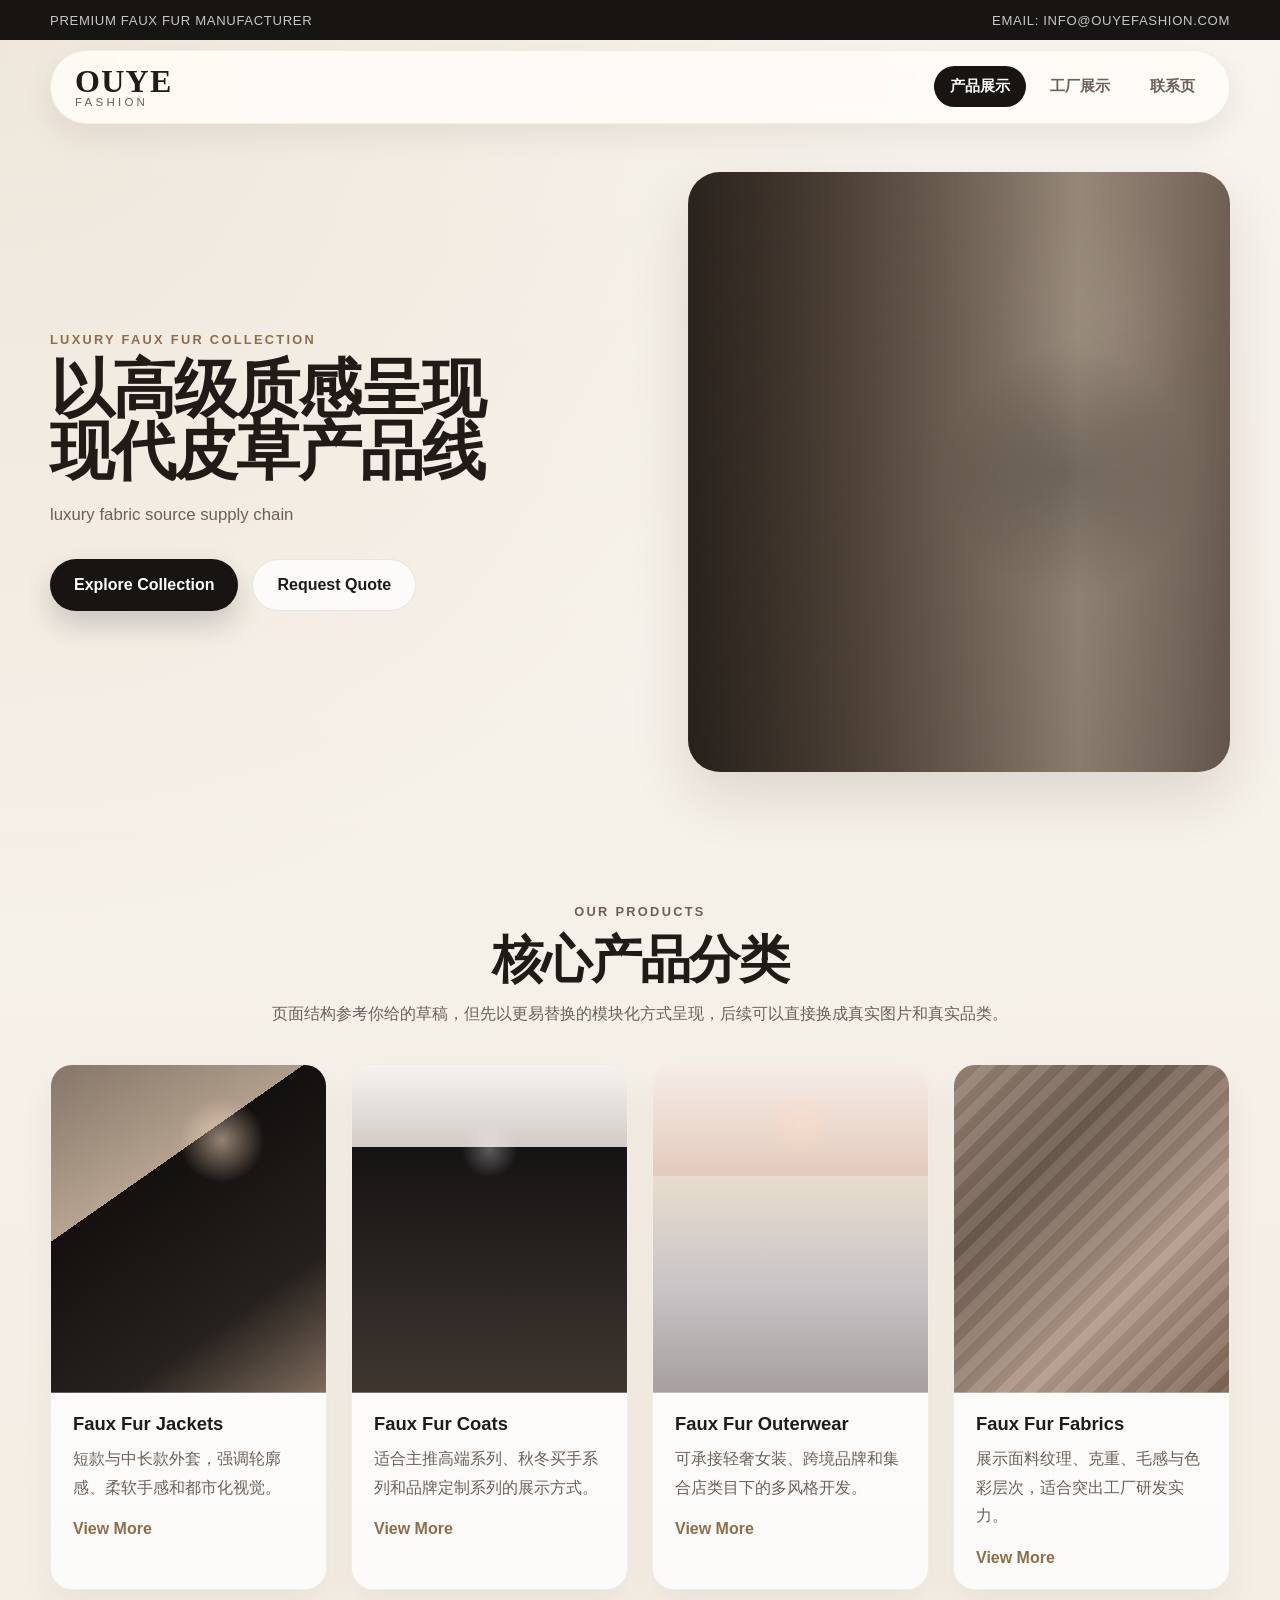
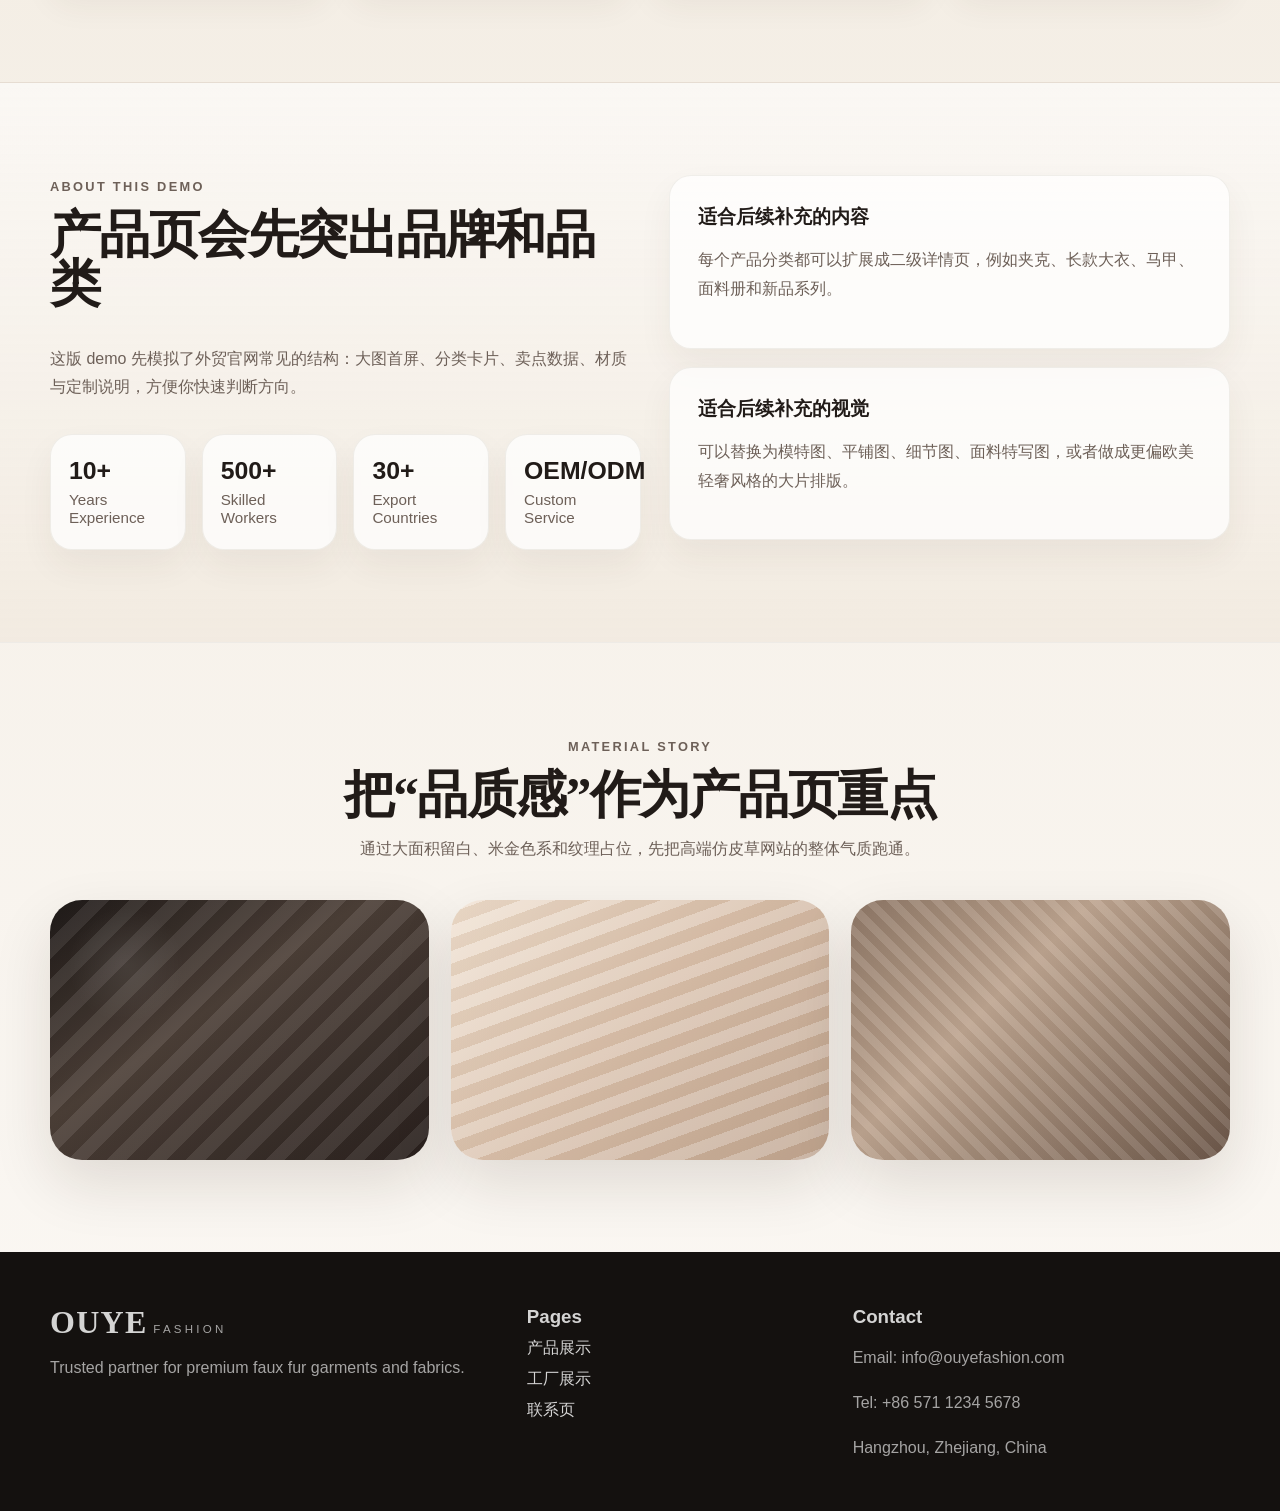
<file: index.html>
<!DOCTYPE html>
<html lang="zh-CN">
<head>
  <meta charset="UTF-8">
  <meta name="viewport" content="width=device-width, initial-scale=1.0">
  <title>OUYE Demo</title>
  <meta http-equiv="refresh" content="0; url=products.html">
  <link rel="stylesheet" href="styles.css">
</head>
<body>
  <main class="redirect-page">
    <p>Redirecting to <a href="products.html">products.html</a>...</p>
  </main>
</body>
</html>
</file>
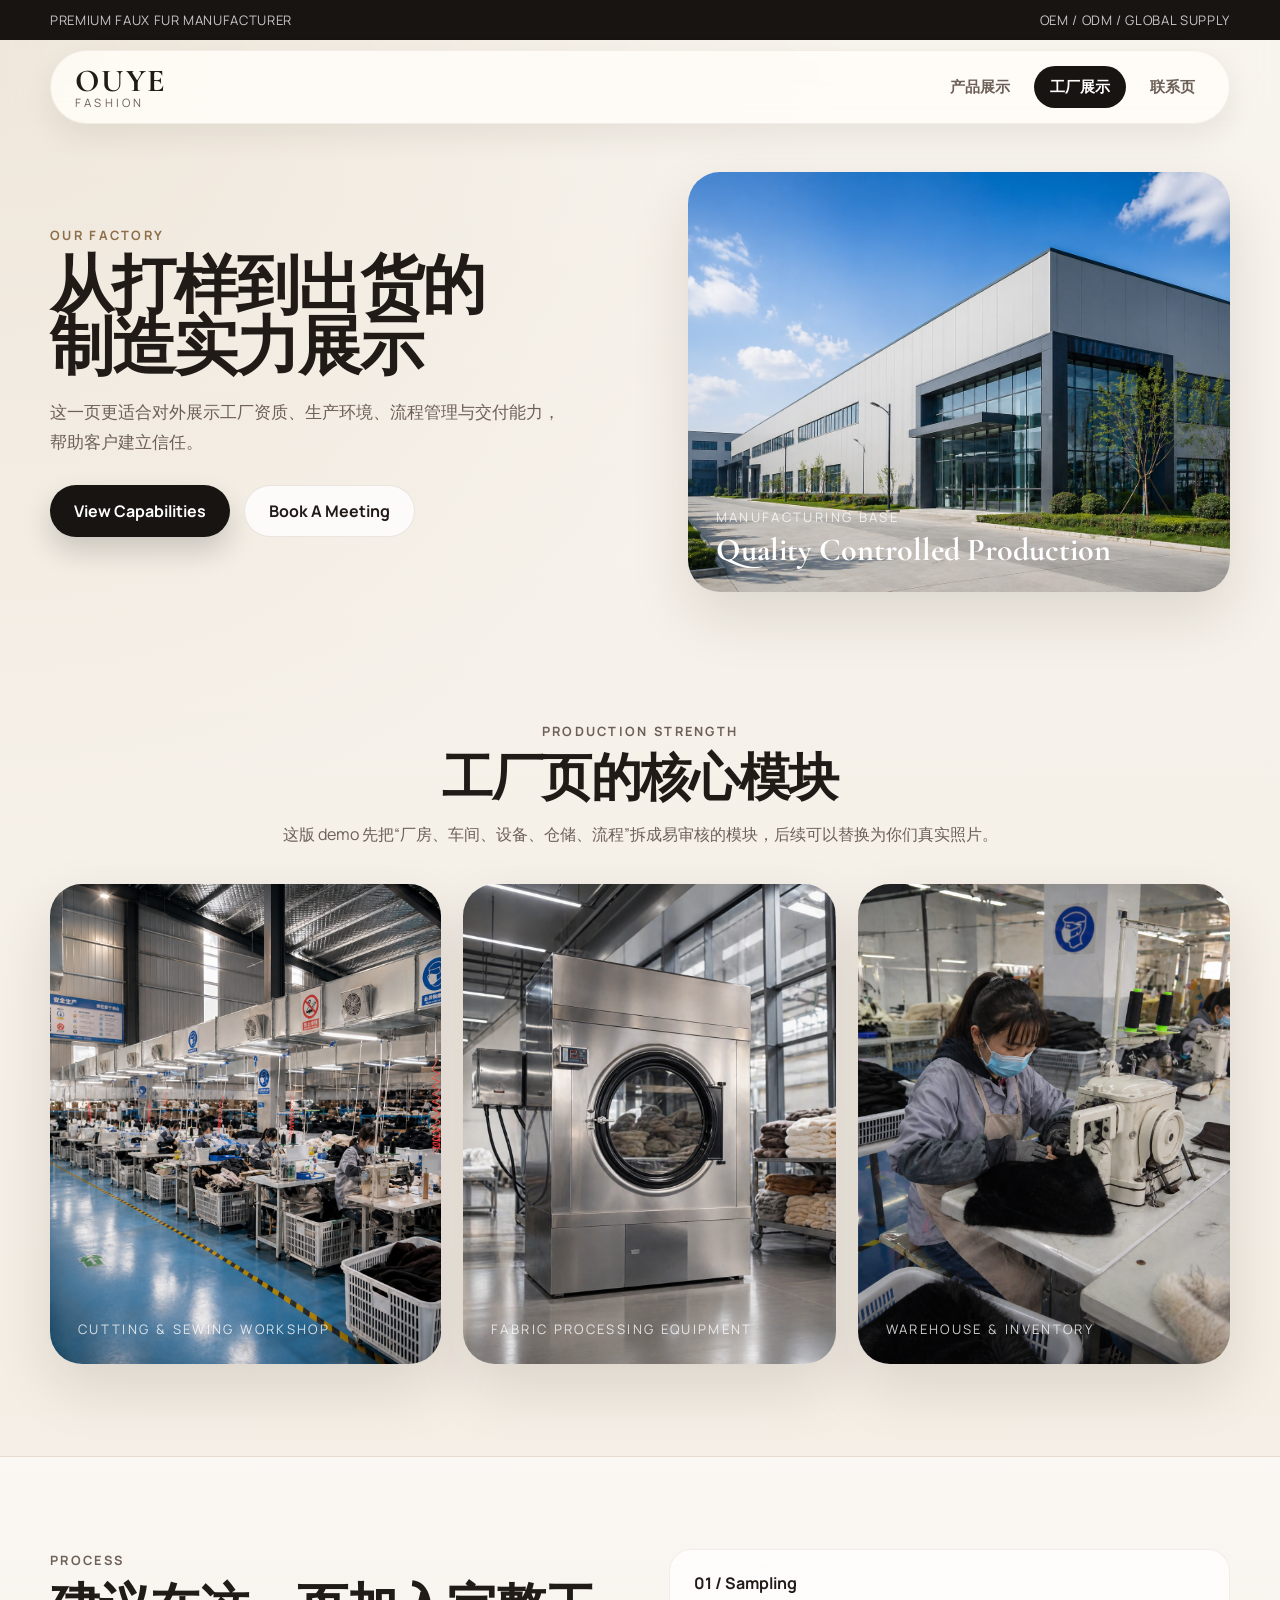
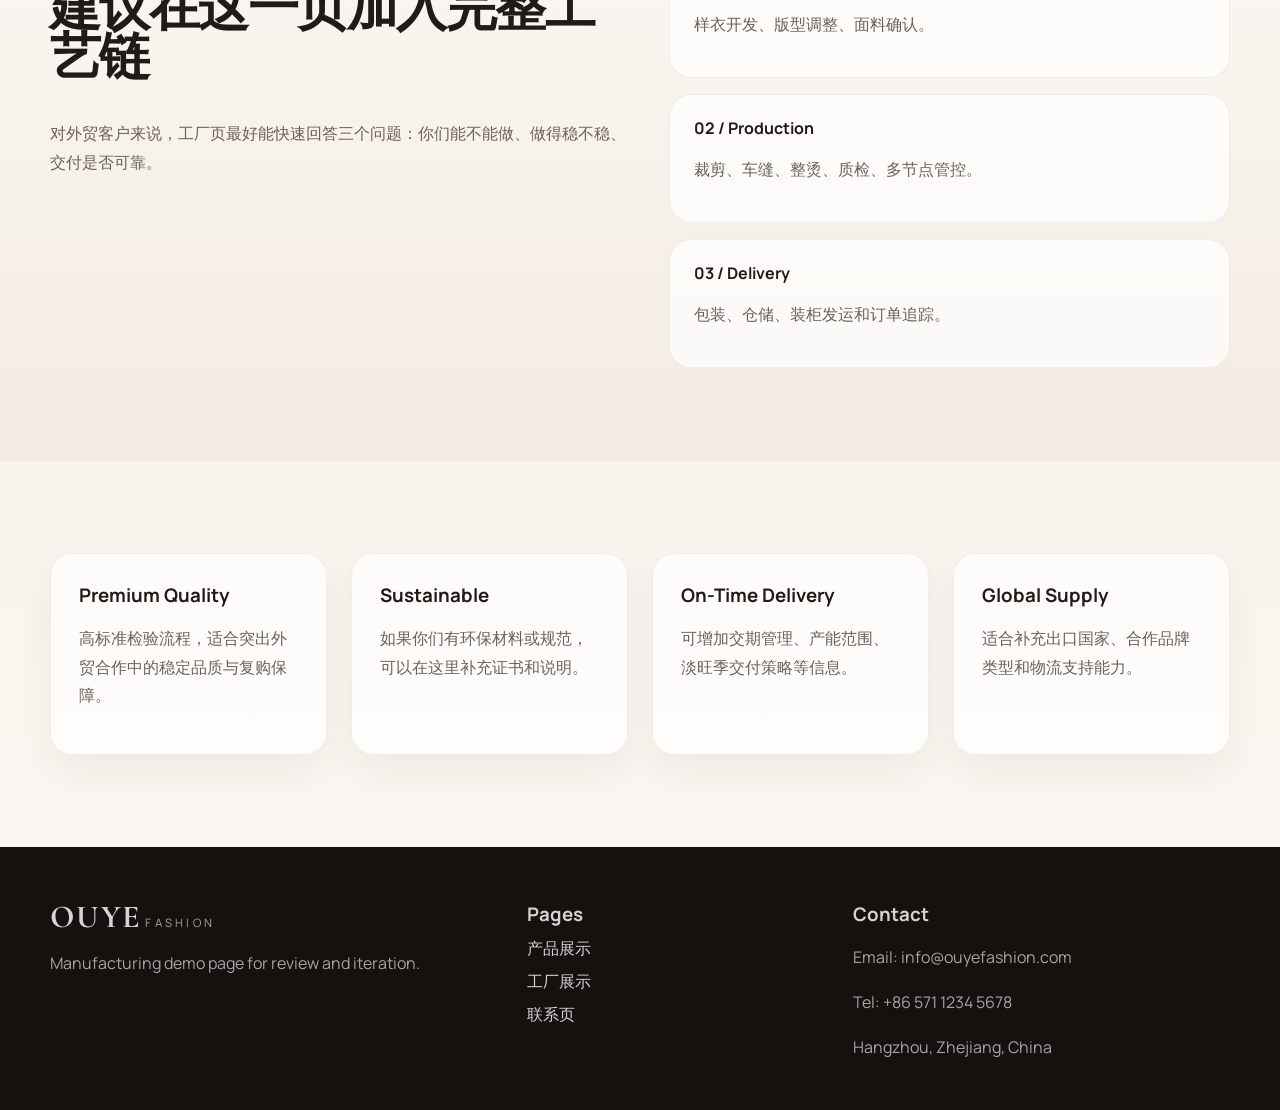
<file: factory.html>
<!DOCTYPE html>
<html lang="zh-CN">
<head>
  <meta charset="UTF-8">
  <meta name="viewport" content="width=device-width, initial-scale=1.0">
  <title>OUYE Fashion | 工厂展示</title>
  <meta name="description" content="OUYE 工厂展示页 Demo，展示生产能力、工艺流程与仓储管理。">
  <link rel="preconnect" href="https://fonts.googleapis.com">
  <link rel="preconnect" href="https://fonts.gstatic.com" crossorigin>
  <link href="https://fonts.googleapis.com/css2?family=Cormorant+Garamond:wght@500;600;700&family=Manrope:wght@400;500;600;700&display=swap" rel="stylesheet">
  <link rel="stylesheet" href="styles.css">
</head>
<body data-page="factory">
  <header class="site-header">
    <div class="topbar">
      <div class="container topbar-inner">
        <span>Premium Faux Fur Manufacturer</span>
        <span>OEM / ODM / Global Supply</span>
      </div>
    </div>
    <div class="container nav-shell">
      <a class="brand" href="products.html">
        <span class="brand-mark">OUYE</span>
        <span class="brand-sub">FASHION</span>
      </a>
      <button class="nav-toggle" type="button" aria-label="Open navigation" aria-expanded="false">Menu</button>
      <nav class="site-nav">
        <a href="products.html">产品展示</a>
        <a href="factory.html">工厂展示</a>
        <a href="contact.html">联系页</a>
      </nav>
    </div>
  </header>

  <main>
    <section class="hero hero-factory compact-hero">
      <div class="container hero-grid">
        <div class="hero-copy">
          <p class="eyebrow">Our Factory</p>
          <h1>从打样到出货的<br>制造实力展示</h1>
          <p class="hero-text">这一页更适合对外展示工厂资质、生产环境、流程管理与交付能力，帮助客户建立信任。</p>
          <div class="hero-actions">
            <a class="button button-primary" href="#capabilities">View Capabilities</a>
            <a class="button button-secondary" href="contact.html">Book A Meeting</a>
          </div>
        </div>
        <div class="hero-visual">
          <div class="editorial-card building-card">
            <div class="editorial-caption">
              <span>Manufacturing Base</span>
              <strong>Quality Controlled Production</strong>
            </div>
          </div>
        </div>
      </div>
    </section>

    <section class="section" id="capabilities">
      <div class="container">
        <div class="section-heading centered">
          <p class="eyebrow">Production Strength</p>
          <h2>工厂页的核心模块</h2>
          <p>这版 demo 先把“厂房、车间、设备、仓储、流程”拆成易审核的模块，后续可以替换为你们真实照片。</p>
        </div>
        <div class="factory-grid">
          <div class="factory-panel large-panel workshop-scene">
            <div class="panel-label">Cutting & Sewing Workshop</div>
          </div>
          <div class="factory-panel machine-scene">
            <div class="panel-label">Fabric Processing Equipment</div>
          </div>
          <div class="factory-panel warehouse-scene">
            <div class="panel-label">Warehouse & Inventory</div>
          </div>
        </div>
      </div>
    </section>

    <section class="section section-accent">
      <div class="container split-layout">
        <div>
          <div class="section-heading">
            <p class="eyebrow">Process</p>
            <h2>建议在这一页加入完整工艺链</h2>
          </div>
          <p class="lead">对外贸客户来说，工厂页最好能快速回答三个问题：你们能不能做、做得稳不稳、交付是否可靠。</p>
        </div>
        <div class="timeline">
          <div class="timeline-item">
            <strong>01 / Sampling</strong>
            <p>样衣开发、版型调整、面料确认。</p>
          </div>
          <div class="timeline-item">
            <strong>02 / Production</strong>
            <p>裁剪、车缝、整烫、质检、多节点管控。</p>
          </div>
          <div class="timeline-item">
            <strong>03 / Delivery</strong>
            <p>包装、仓储、装柜发运和订单追踪。</p>
          </div>
        </div>
      </div>
    </section>

    <section class="section">
      <div class="container">
        <div class="feature-row">
          <div class="feature-card">
            <h3>Premium Quality</h3>
            <p>高标准检验流程，适合突出外贸合作中的稳定品质与复购保障。</p>
          </div>
          <div class="feature-card">
            <h3>Sustainable</h3>
            <p>如果你们有环保材料或规范，可以在这里补充证书和说明。</p>
          </div>
          <div class="feature-card">
            <h3>On-Time Delivery</h3>
            <p>可增加交期管理、产能范围、淡旺季交付策略等信息。</p>
          </div>
          <div class="feature-card">
            <h3>Global Supply</h3>
            <p>适合补充出口国家、合作品牌类型和物流支持能力。</p>
          </div>
        </div>
      </div>
    </section>
  </main>

  <footer class="site-footer">
    <div class="container footer-grid">
      <div>
        <a class="brand brand-footer" href="products.html">
          <span class="brand-mark">OUYE</span>
          <span class="brand-sub">FASHION</span>
        </a>
        <p>Manufacturing demo page for review and iteration.</p>
      </div>
      <div>
        <h3>Pages</h3>
        <a href="products.html">产品展示</a>
        <a href="factory.html">工厂展示</a>
        <a href="contact.html">联系页</a>
      </div>
      <div>
        <h3>Contact</h3>
        <p>Email: info@ouyefashion.com</p>
        <p>Tel: +86 571 1234 5678</p>
        <p>Hangzhou, Zhejiang, China</p>
      </div>
    </div>
  </footer>

  <script src="script.js"></script>
</body>
</html>
</file>
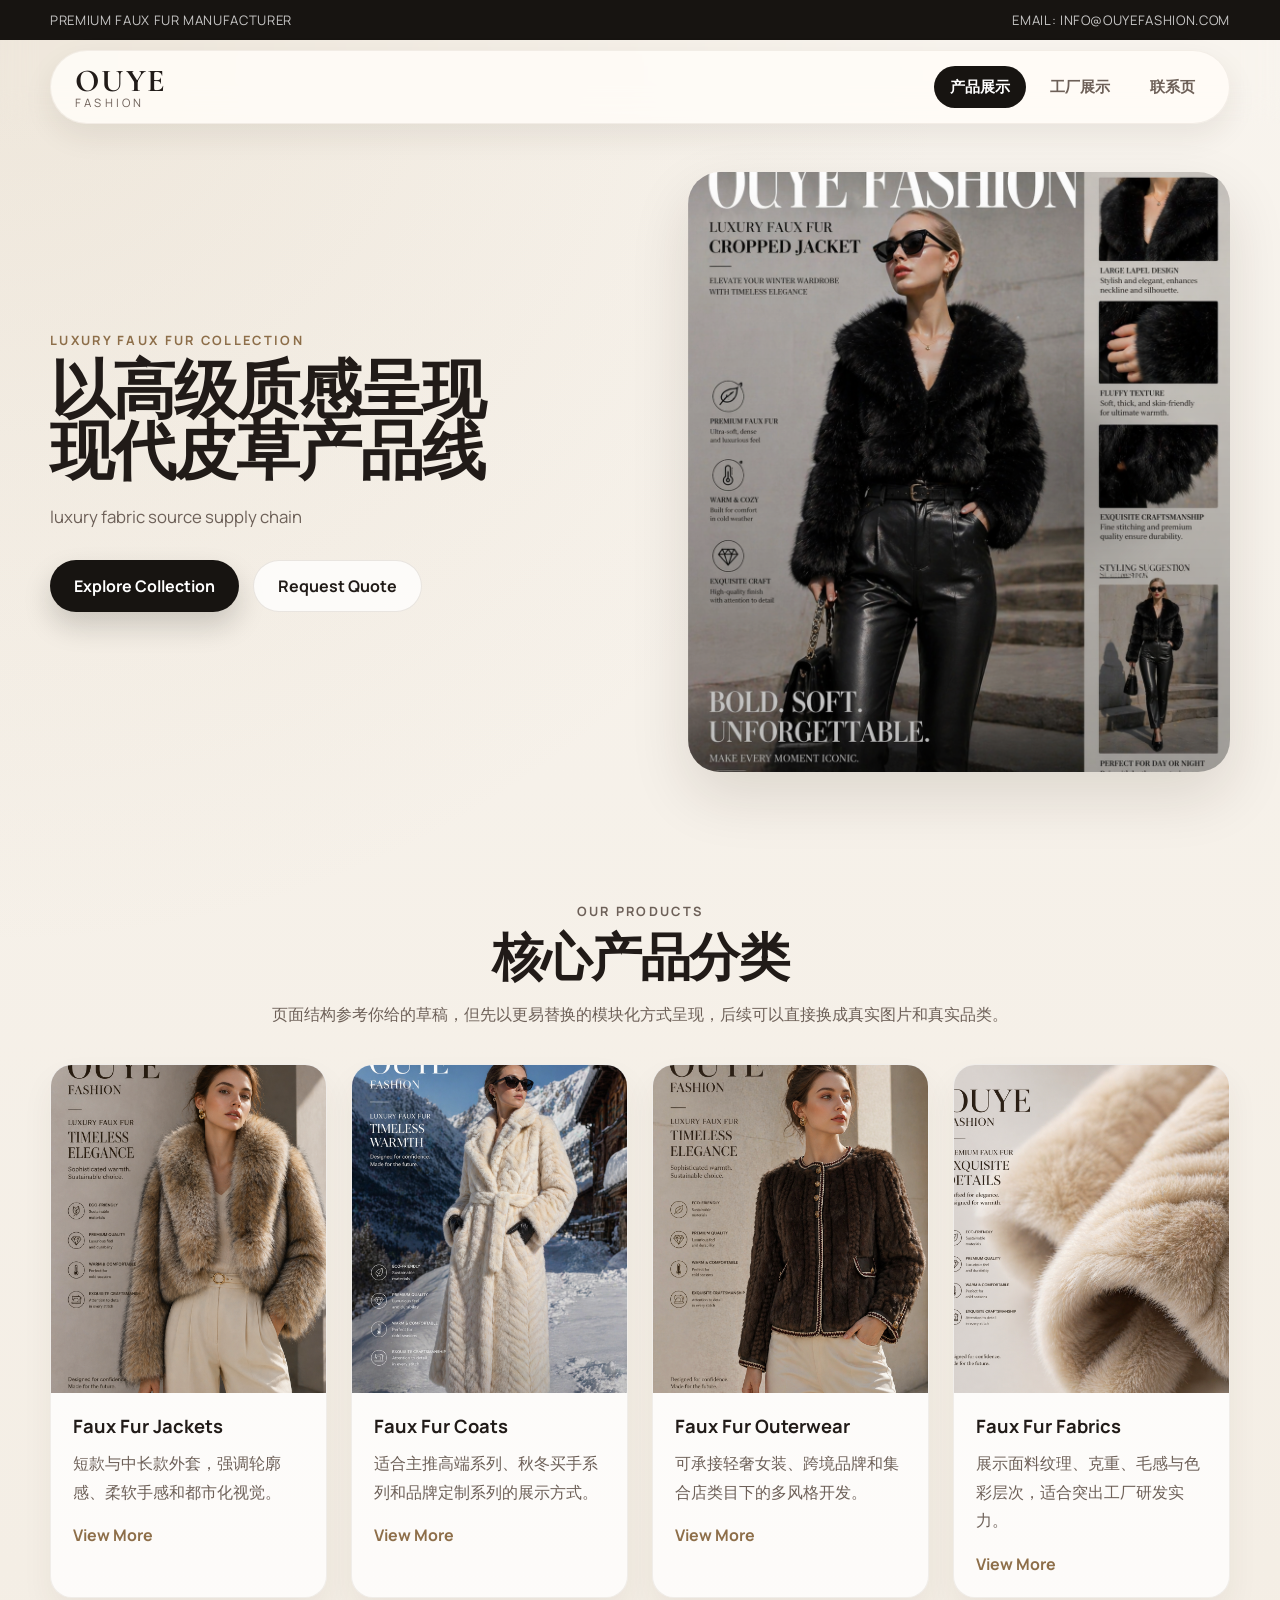
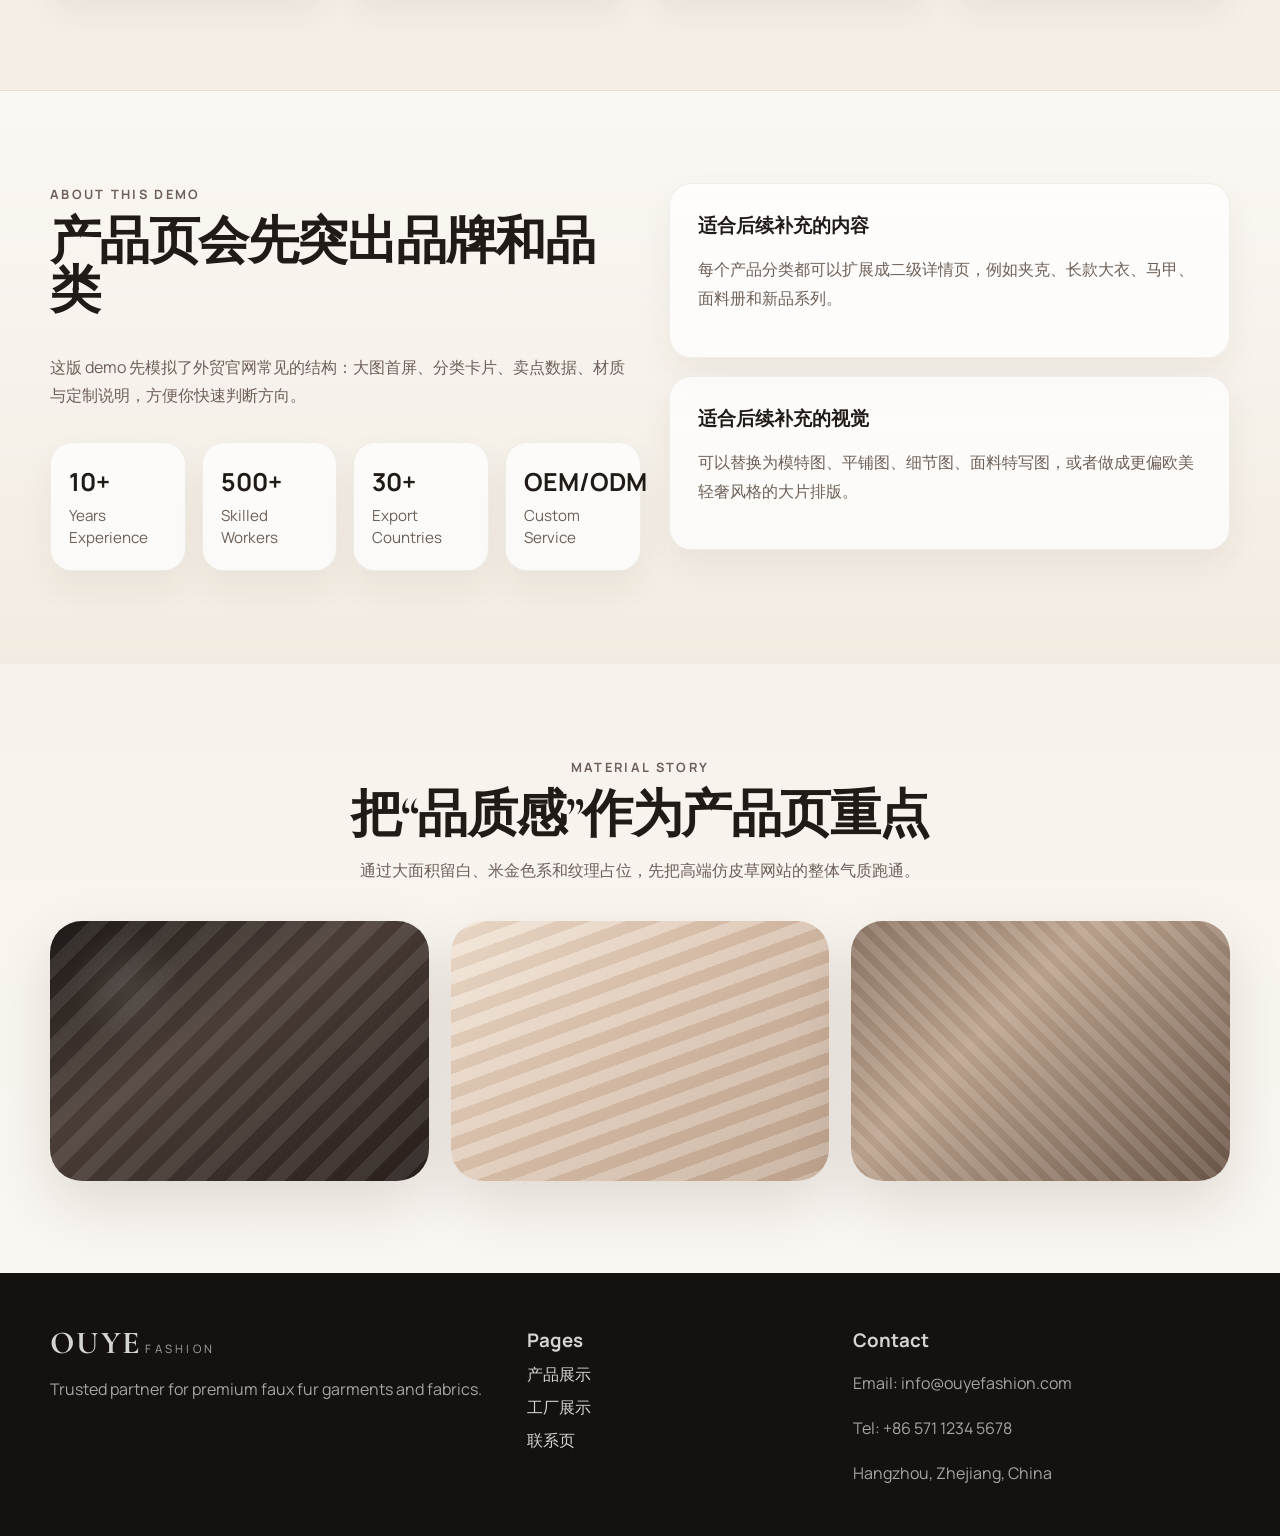
<file: products.html>
<!DOCTYPE html>
<html lang="zh-CN">
<head>
  <meta charset="UTF-8">
  <meta name="viewport" content="width=device-width, initial-scale=1.0">
  <title>OUYE Fashion | 产品展示</title>
  <meta name="description" content="高端仿皮草产品展示页 Demo，展示外套、夹克、面料与 OEM/ODM 能力。">
  <link rel="preconnect" href="https://fonts.googleapis.com">
  <link rel="preconnect" href="https://fonts.gstatic.com" crossorigin>
  <link href="https://fonts.googleapis.com/css2?family=Cormorant+Garamond:wght@500;600;700&family=Manrope:wght@400;500;600;700&display=swap" rel="stylesheet">
  <link rel="stylesheet" href="styles.css">
</head>
<body data-page="products">
  <header class="site-header">
    <div class="topbar">
      <div class="container topbar-inner">
        <span>Premium Faux Fur Manufacturer</span>
        <span>Email: info@ouyefashion.com</span>
      </div>
    </div>
    <div class="container nav-shell">
      <a class="brand" href="products.html">
        <span class="brand-mark">OUYE</span>
        <span class="brand-sub">FASHION</span>
      </a>
      <button class="nav-toggle" type="button" aria-label="Open navigation" aria-expanded="false">Menu</button>
      <nav class="site-nav">
        <a href="products.html">产品展示</a>
        <a href="factory.html">工厂展示</a>
        <a href="contact.html">联系页</a>
      </nav>
    </div>
  </header>

  <main>
    <section class="hero hero-products">
      <div class="container hero-grid">
        <div class="hero-copy">
          <p class="eyebrow">Luxury Faux Fur Collection</p>
          <h1>以高级质感呈现<br>现代皮草产品线</h1>
          <p class="hero-text">luxury fabric source supply chain</p>
          <div class="hero-actions">
            <a class="button button-primary" href="#product-categories">Explore Collection</a>
            <a class="button button-secondary" href="contact.html">Request Quote</a>
          </div>
        </div>
        <div class="hero-visual">
          <div class="editorial-card editorial-tall">
            <div class="editorial-overlay"></div>
            <div class="editorial-caption">
              <span></span>
              <strong></strong>
            </div>
          </div>
        </div>
      </div>
    </section>

    <section class="section" id="product-categories">
      <div class="container">
        <div class="section-heading centered">
          <p class="eyebrow">Our Products</p>
          <h2>核心产品分类</h2>
          <p>页面结构参考你给的草稿，但先以更易替换的模块化方式呈现，后续可以直接换成真实图片和真实品类。</p>
        </div>
        <div class="product-grid">
          <article class="product-card">
            <div class="media media-jacket"></div>
            <h3>Faux Fur Jackets</h3>
            <p>短款与中长款外套，强调轮廓感、柔软手感和都市化视觉。</p>
            <a href="contact.html">View More</a>
          </article>
          <article class="product-card">
            <div class="media media-coat"></div>
            <h3>Faux Fur Coats</h3>
            <p>适合主推高端系列、秋冬买手系列和品牌定制系列的展示方式。</p>
            <a href="contact.html">View More</a>
          </article>
          <article class="product-card">
            <div class="media media-outerwear"></div>
            <h3>Faux Fur Outerwear</h3>
            <p>可承接轻奢女装、跨境品牌和集合店类目下的多风格开发。</p>
            <a href="contact.html">View More</a>
          </article>
          <article class="product-card">
            <div class="media media-fabric"></div>
            <h3>Faux Fur Fabrics</h3>
            <p>展示面料纹理、克重、毛感与色彩层次，适合突出工厂研发实力。</p>
            <a href="contact.html">View More</a>
          </article>
        </div>
      </div>
    </section>

    <section class="section section-accent">
      <div class="container split-layout">
        <div>
          <div class="section-heading">
            <p class="eyebrow">About This Demo</p>
            <h2>产品页会先突出品牌和品类</h2>
          </div>
          <p class="lead">这版 demo 先模拟了外贸官网常见的结构：大图首屏、分类卡片、卖点数据、材质与定制说明，方便你快速判断方向。</p>
          <div class="metrics">
            <div class="metric">
              <strong>10+</strong>
              <span>Years Experience</span>
            </div>
            <div class="metric">
              <strong>500+</strong>
              <span>Skilled Workers</span>
            </div>
            <div class="metric">
              <strong>30+</strong>
              <span>Export Countries</span>
            </div>
            <div class="metric">
              <strong>OEM/ODM</strong>
              <span>Custom Service</span>
            </div>
          </div>
        </div>
        <div class="stacked-cards">
          <div class="info-card">
            <h3>适合后续补充的内容</h3>
            <p>每个产品分类都可以扩展成二级详情页，例如夹克、长款大衣、马甲、面料册和新品系列。</p>
          </div>
          <div class="info-card">
            <h3>适合后续补充的视觉</h3>
            <p>可以替换为模特图、平铺图、细节图、面料特写图，或者做成更偏欧美轻奢风格的大片排版。</p>
          </div>
        </div>
      </div>
    </section>

    <section class="section">
      <div class="container">
        <div class="section-heading centered">
          <p class="eyebrow">Material Story</p>
          <h2>把“品质感”作为产品页重点</h2>
          <p>通过大面积留白、米金色系和纹理占位，先把高端仿皮草网站的整体气质跑通。</p>
        </div>
        <div class="material-strip">
          <div class="texture-card texture-dark"></div>
          <div class="texture-card texture-light"></div>
          <div class="texture-card texture-striped"></div>
        </div>
      </div>
    </section>
  </main>

  <footer class="site-footer">
    <div class="container footer-grid">
      <div>
        <a class="brand brand-footer" href="products.html">
          <span class="brand-mark">OUYE</span>
          <span class="brand-sub">FASHION</span>
        </a>
        <p>Trusted partner for premium faux fur garments and fabrics.</p>
      </div>
      <div>
        <h3>Pages</h3>
        <a href="products.html">产品展示</a>
        <a href="factory.html">工厂展示</a>
        <a href="contact.html">联系页</a>
      </div>
      <div>
        <h3>Contact</h3>
        <p>Email: info@ouyefashion.com</p>
        <p>Tel: +86 571 1234 5678</p>
        <p>Hangzhou, Zhejiang, China</p>
      </div>
    </div>
  </footer>

  <script src="script.js"></script>
</body>
</html>
</file>
<file: styles.css>
:root {
  --bg: #f5f0e8;
  --bg-soft: #fbf8f3;
  --surface: rgba(255, 255, 255, 0.78);
  --surface-strong: #ffffff;
  --text: #211b18;
  --muted: #6d6058;
  --line: rgba(60, 43, 31, 0.12);
  --accent: #b89d76;
  --accent-deep: #8d6e49;
  --ink: #111111;
  --shadow: 0 24px 60px rgba(39, 24, 10, 0.12);
  --radius-lg: 32px;
  --radius-md: 22px;
  --radius-sm: 14px;
  --container: 1180px;
}

* {
  box-sizing: border-box;
}

html {
  scroll-behavior: smooth;
}

body {
  margin: 0;
  font-family: "Manrope", sans-serif;
  color: var(--text);
  background:
    radial-gradient(circle at top left, rgba(194, 170, 132, 0.18), transparent 28%),
    linear-gradient(180deg, #f8f4ee 0%, #f4eee5 50%, #fbf8f4 100%);
}

a {
  color: inherit;
  text-decoration: none;
}

img {
  max-width: 100%;
  display: block;
}

.container {
  width: min(calc(100% - 40px), var(--container));
  margin: 0 auto;
}

.topbar {
  background: #171411;
  color: rgba(255, 255, 255, 0.76);
  font-size: 0.82rem;
  letter-spacing: 0.05em;
  text-transform: uppercase;
}

.topbar-inner {
  min-height: 40px;
  display: flex;
  align-items: center;
  justify-content: space-between;
  gap: 16px;
}

.site-header {
  position: sticky;
  top: 0;
  z-index: 30;
  backdrop-filter: blur(16px);
}

.nav-shell {
  margin-top: 10px;
  margin-bottom: 10px;
  background: rgba(255, 252, 248, 0.88);
  border: 1px solid rgba(98, 77, 52, 0.08);
  border-radius: 999px;
  box-shadow: 0 12px 30px rgba(56, 39, 21, 0.08);
  display: flex;
  align-items: center;
  justify-content: space-between;
  gap: 20px;
  padding: 14px 18px 14px 24px;
}

.brand {
  display: inline-flex;
  flex-direction: column;
  align-items: flex-start;
  line-height: 1;
  letter-spacing: 0.08em;
}

.brand-mark {
  font-family: "Cormorant Garamond", serif;
  font-size: 2rem;
  font-weight: 700;
}

.brand-sub {
  font-size: 0.72rem;
  letter-spacing: 0.28em;
  color: var(--muted);
}

.site-nav {
  display: flex;
  align-items: center;
  gap: 8px;
}

.site-nav a {
  padding: 10px 16px;
  border-radius: 999px;
  font-weight: 600;
  font-size: 0.95rem;
  color: var(--muted);
  transition: 180ms ease;
}

.site-nav a:hover,
.site-nav a.is-active {
  background: #171411;
  color: #ffffff;
}

.nav-toggle {
  display: none;
  border: 1px solid var(--line);
  background: #ffffff;
  border-radius: 999px;
  padding: 10px 16px;
  font-weight: 700;
}

.hero {
  padding: 38px 0 36px;
}

.hero-grid {
  display: grid;
  grid-template-columns: 1.05fr 0.95fr;
  gap: 38px;
  align-items: center;
}

.hero-copy h1,
.section-heading h2 {
  margin: 0;
  font-family: "Cormorant Garamond", serif;
  line-height: 0.96;
  letter-spacing: -0.03em;
}

.hero-copy h1 {
  font-size: clamp(3rem, 5vw, 5.4rem);
}

.section-heading h2 {
  font-size: clamp(2.4rem, 4vw, 3.7rem);
}

.eyebrow {
  margin: 0 0 12px;
  text-transform: uppercase;
  letter-spacing: 0.18em;
  color: var(--accent-deep);
  font-size: 0.8rem;
  font-weight: 700;
}

.hero-text,
.section-heading p,
.lead,
.product-card p,
.info-card p,
.feature-card p,
.timeline-item p,
.contact-badge-card p,
.contact-panel label,
.site-footer p {
  color: var(--muted);
  line-height: 1.8;
}

.hero-text {
  margin: 18px 0 0;
  max-width: 52ch;
  font-size: 1.05rem;
}

.hero-actions {
  display: flex;
  flex-wrap: wrap;
  gap: 14px;
  margin-top: 28px;
}

.button {
  display: inline-flex;
  align-items: center;
  justify-content: center;
  min-height: 52px;
  padding: 0 24px;
  border-radius: 999px;
  font-weight: 700;
  transition: transform 180ms ease, box-shadow 180ms ease, background 180ms ease;
}

.button:hover {
  transform: translateY(-2px);
}

.button-primary {
  background: #171411;
  color: #ffffff;
  box-shadow: 0 14px 28px rgba(23, 20, 17, 0.18);
}

.button-secondary {
  background: rgba(255, 255, 255, 0.76);
  border: 1px solid rgba(90, 67, 45, 0.12);
}

.hero-visual,
.editorial-card,
.building-card,
.contact-badge-card,
.product-card,
.info-card,
.feature-card,
.contact-panel,
.contact-sidebar .info-card {
  position: relative;
}

.editorial-card,
.building-card {
  min-height: 600px;
  border-radius: var(--radius-lg);
  overflow: hidden;
  box-shadow: var(--shadow);
}

.editorial-tall {
  background:
    url("assets/images/products-hero.jpg"),
    linear-gradient(115deg, rgba(15, 11, 9, 0.56), rgba(15, 11, 9, 0.05)),
    radial-gradient(circle at 75% 24%, rgba(255, 235, 215, 0.18), transparent 18%),
    linear-gradient(90deg, #4c4036 0%, #877260 30%, #d5c2ad 72%, #8a7769 100%);
  background-size: cover;
  background-position: center;
}

.building-card {
  min-height: 480px;
  background:
    url("assets/images/factory-hero.jpg"),
    linear-gradient(180deg, rgba(26, 25, 27, 0.15), rgba(26, 25, 27, 0.15)),
    linear-gradient(155deg, #c9d5e1 0%, #97a6b5 28%, #55606b 28%, #59636e 68%, #3c4249 100%);
  background-size: cover;
  background-position: center;
}

.editorial-overlay {
  position: absolute;
  inset: 0;
  background:
    linear-gradient(180deg, rgba(255, 255, 255, 0), rgba(0, 0, 0, 0.26)),
    radial-gradient(circle at 70% 50%, rgba(0, 0, 0, 0.22), transparent 26%);
}

.editorial-caption,
.panel-label {
  position: absolute;
  left: 28px;
  right: 28px;
  bottom: 26px;
  color: #ffffff;
}

.editorial-caption span,
.panel-label {
  display: block;
  font-size: 0.82rem;
  letter-spacing: 0.18em;
  text-transform: uppercase;
  color: rgba(255, 255, 255, 0.8);
}

.editorial-caption strong {
  display: block;
  margin-top: 8px;
  font-family: "Cormorant Garamond", serif;
  font-size: 2rem;
  line-height: 1;
}

.section {
  padding: 92px 0;
}

.section-accent {
  background: linear-gradient(180deg, rgba(255, 255, 255, 0.55), rgba(241, 233, 222, 0.78));
  border-top: 1px solid rgba(92, 70, 44, 0.08);
  border-bottom: 1px solid rgba(92, 70, 44, 0.08);
}

.section-heading {
  margin-bottom: 36px;
}

.section-heading.centered {
  max-width: 780px;
  margin: 0 auto 36px;
  text-align: center;
}

.product-grid,
.feature-row,
.footer-grid {
  display: grid;
  gap: 24px;
}

.product-grid {
  grid-template-columns: repeat(4, minmax(0, 1fr));
}

.product-card {
  background: rgba(255, 255, 255, 0.78);
  border: 1px solid rgba(86, 65, 40, 0.08);
  border-radius: var(--radius-md);
  overflow: hidden;
  box-shadow: 0 16px 32px rgba(71, 51, 29, 0.06);
}

.product-card h3,
.info-card h3,
.feature-card h3,
.contact-sidebar h3,
.site-footer h3 {
  margin: 0 0 10px;
}

.product-card h3 {
  padding: 20px 22px 0;
  font-size: 1.15rem;
}

.product-card p {
  padding: 0 22px;
  margin: 10px 0 18px;
}

.product-card a {
  display: inline-flex;
  margin: 0 22px 22px;
  font-weight: 700;
  color: var(--accent-deep);
}

.media {
  aspect-ratio: 0.84;
  background-size: cover;
  background-position: center;
}

.media-jacket {
  background:
    url("assets/images/products-jacket.jpg"),
    radial-gradient(circle at 62% 23%, rgba(255, 224, 198, 0.55), transparent 14%),
    linear-gradient(180deg, rgba(0, 0, 0, 0.18), rgba(0, 0, 0, 0.1)),
    linear-gradient(145deg, #a3907f 0%, #d5bfa8 34%, #161311 34%, #2b2521 73%, #8d7868 100%);
  background-size: cover;
  background-position: center;
}

.media-coat {
  background:
    url("assets/images/products-coat.jpg"),
    radial-gradient(circle at 50% 26%, rgba(255, 255, 255, 0.3), transparent 10%),
    linear-gradient(180deg, #f6f3ef 0%, #d2ccc7 25%, #151313 25%, #3f3630 100%);
  background-size: cover;
  background-position: center;
}

.media-outerwear {
  background:
    url("assets/images/products-outerwear.jpg"),
    radial-gradient(circle at 54% 18%, rgba(255, 221, 197, 0.5), transparent 12%),
    linear-gradient(180deg, #f6ede7 0%, #e2cabc 34%, #e8dccd 34%, #c9c4c6 68%, #a69f9e 100%);
  background-size: cover;
  background-position: center;
}

.media-fabric {
  background:
    url("assets/images/products-fabric.jpg"),
    repeating-linear-gradient(135deg, rgba(255, 255, 255, 0.08) 0 10px, rgba(0, 0, 0, 0.05) 10px 20px),
    linear-gradient(135deg, #9b8778, #6d5b4f 32%, #b29b8b 66%, #7c6554 100%);
  background-size: cover;
  background-position: center;
}

.split-layout {
  display: grid;
  grid-template-columns: 1fr 0.95fr;
  gap: 28px;
  align-items: start;
}

.metrics {
  display: grid;
  grid-template-columns: repeat(4, minmax(0, 1fr));
  gap: 16px;
  margin-top: 32px;
}

.metric,
.info-card,
.feature-card,
.contact-panel,
.contact-sidebar .info-card {
  background: rgba(255, 255, 255, 0.72);
  border: 1px solid rgba(83, 61, 36, 0.08);
  border-radius: var(--radius-md);
  box-shadow: 0 16px 34px rgba(68, 48, 28, 0.06);
}

.metric {
  padding: 22px 18px;
}

.metric strong {
  display: block;
  font-size: 1.55rem;
  margin-bottom: 6px;
}

.metric span {
  color: var(--muted);
  font-size: 0.95rem;
}

.stacked-cards {
  display: grid;
  gap: 18px;
}

.info-card,
.feature-card {
  padding: 28px;
}

.material-strip {
  display: grid;
  grid-template-columns: repeat(3, minmax(0, 1fr));
  gap: 22px;
}

.texture-card {
  min-height: 260px;
  border-radius: var(--radius-lg);
  box-shadow: var(--shadow);
}

.texture-dark {
  background:
    radial-gradient(circle at 20% 25%, rgba(255, 255, 255, 0.08), transparent 16%),
    repeating-linear-gradient(135deg, rgba(255, 255, 255, 0.08) 0 14px, rgba(0, 0, 0, 0.05) 14px 28px),
    linear-gradient(145deg, #1f1a18, #4d4038 42%, #2a211e 100%);
}

.texture-light {
  background:
    repeating-linear-gradient(160deg, rgba(255, 255, 255, 0.22) 0 12px, rgba(180, 149, 121, 0.15) 12px 24px),
    linear-gradient(135deg, #f0e1d1, #d8bfaa 48%, #bca18c 100%);
}

.texture-striped {
  background:
    repeating-linear-gradient(45deg, rgba(255, 255, 255, 0.1) 0 8px, rgba(0, 0, 0, 0.03) 8px 16px),
    linear-gradient(135deg, #8d7665, #bda48f 38%, #6b5648 100%);
}

.compact-hero .editorial-card,
.compact-hero .building-card,
.compact-hero .contact-badge-card {
  min-height: 420px;
}

.factory-grid {
  display: grid;
  grid-template-columns: 1.05fr 1fr 1fr;
  gap: 22px;
}

.factory-panel {
  min-height: 360px;
  border-radius: var(--radius-lg);
  overflow: hidden;
  box-shadow: var(--shadow);
  position: relative;
}

.large-panel {
  min-height: 480px;
}

.workshop-scene {
  background:
    url("assets/images/factory-workshop.jpg"),
    linear-gradient(180deg, rgba(0, 0, 0, 0.08), rgba(0, 0, 0, 0.14)),
    repeating-linear-gradient(90deg, rgba(255, 255, 255, 0.05) 0 22px, rgba(0, 0, 0, 0.03) 22px 44px),
    linear-gradient(145deg, #d8d9d8, #c7d0d3 26%, #8b9798 26%, #9ea7a9 100%);
  background-size: cover;
  background-position: center;
}

.machine-scene {
  background:
    url("assets/images/factory-machine.jpg"),
    linear-gradient(180deg, rgba(0, 0, 0, 0.12), rgba(0, 0, 0, 0.18)),
    linear-gradient(180deg, #d0d2d5 0%, #7f878f 20%, #1a1f25 20%, #3a4147 100%);
  background-size: cover;
  background-position: center;
}

.warehouse-scene {
  background:
    url("assets/images/factory-warehouse.jpg"),
    linear-gradient(180deg, rgba(0, 0, 0, 0.1), rgba(0, 0, 0, 0.08)),
    repeating-linear-gradient(90deg, rgba(255, 173, 79, 0.16) 0 34px, rgba(31, 56, 90, 0.12) 34px 68px),
    linear-gradient(135deg, #69788b 0%, #9a8a69 30%, #c6b189 60%, #586473 100%);
  background-size: cover;
  background-position: center;
}

.timeline {
  display: grid;
  gap: 16px;
}

.timeline-item {
  padding: 22px 24px;
  background: rgba(255, 255, 255, 0.72);
  border-radius: var(--radius-md);
  border: 1px solid rgba(84, 63, 39, 0.08);
}

.timeline-item strong {
  display: block;
  margin-bottom: 8px;
}

.feature-row {
  grid-template-columns: repeat(4, minmax(0, 1fr));
}

.contact-badge-card {
  min-height: 420px;
  border-radius: var(--radius-lg);
  background:
    url("assets/images/contact-hero.jpg"),
    radial-gradient(circle at 22% 24%, rgba(255, 255, 255, 0.32), transparent 18%),
    linear-gradient(145deg, #241c18 0%, #604c40 34%, #c7ae8f 100%);
  background-size: cover;
  background-position: center;
  color: #ffffff;
  box-shadow: var(--shadow);
  padding: 36px;
  display: flex;
  flex-direction: column;
  justify-content: flex-end;
}

.contact-badge-card span {
  text-transform: uppercase;
  letter-spacing: 0.16em;
  font-size: 0.82rem;
  color: rgba(255, 255, 255, 0.75);
}

.contact-badge-card strong {
  font-family: "Cormorant Garamond", serif;
  font-size: 3rem;
  line-height: 1;
  margin: 12px 0;
}

.contact-layout {
  display: grid;
  grid-template-columns: 1.1fr 0.9fr;
  gap: 24px;
}

.contact-panel,
.contact-sidebar .info-card {
  padding: 32px;
}

.contact-form {
  display: grid;
  gap: 18px;
}

.contact-form label {
  display: grid;
  gap: 10px;
  font-weight: 600;
}

.contact-form input,
.contact-form select,
.contact-form textarea {
  width: 100%;
  border: 1px solid rgba(89, 66, 40, 0.14);
  border-radius: 16px;
  padding: 15px 16px;
  background: rgba(255, 255, 255, 0.86);
  font: inherit;
  color: var(--text);
}

.contact-form textarea {
  resize: vertical;
}

.dark-card {
  background: #171411;
}

.dark-card,
.dark-card p,
.dark-card h3 {
  color: #ffffff;
}

.contact-sidebar {
  display: grid;
  gap: 18px;
}

.site-footer {
  background: #14110f;
  color: rgba(255, 255, 255, 0.82);
  padding: 54px 0 32px;
}

.brand-footer .brand-sub,
.site-footer p {
  color: rgba(255, 255, 255, 0.62);
}

.footer-grid {
  grid-template-columns: 1.2fr 0.8fr 1fr;
}

.site-footer a {
  display: block;
  margin-bottom: 10px;
  color: rgba(255, 255, 255, 0.82);
}

.redirect-page {
  min-height: 100vh;
  display: grid;
  place-items: center;
}

@media (max-width: 1080px) {
  .hero-grid,
  .split-layout,
  .contact-layout,
  .footer-grid,
  .factory-grid {
    grid-template-columns: 1fr;
  }

  .product-grid,
  .feature-row,
  .metrics,
  .material-strip {
    grid-template-columns: repeat(2, minmax(0, 1fr));
  }

  .large-panel,
  .factory-panel,
  .editorial-card,
  .building-card {
    min-height: 360px;
  }
}

@media (max-width: 760px) {
  .container {
    width: min(calc(100% - 28px), var(--container));
  }

  .topbar-inner {
    justify-content: center;
    text-align: center;
    flex-wrap: wrap;
    padding: 10px 0;
  }

  .nav-shell {
    border-radius: 28px;
    padding: 14px;
    align-items: flex-start;
    flex-wrap: wrap;
  }

  .nav-toggle {
    display: inline-flex;
    margin-left: auto;
  }

  .site-nav {
    width: 100%;
    display: none;
    flex-direction: column;
    align-items: stretch;
    padding-top: 10px;
  }

  .site-nav.open {
    display: flex;
  }

  .site-nav a {
    padding: 12px 14px;
  }

  .hero {
    padding-top: 18px;
  }

  .hero-copy h1 {
    font-size: 3rem;
  }

  .section {
    padding: 72px 0;
  }

  .product-grid,
  .feature-row,
  .metrics,
  .material-strip {
    grid-template-columns: 1fr;
  }

  .contact-panel,
  .contact-sidebar .info-card,
  .info-card,
  .feature-card {
    padding: 24px;
  }
}
</file>
